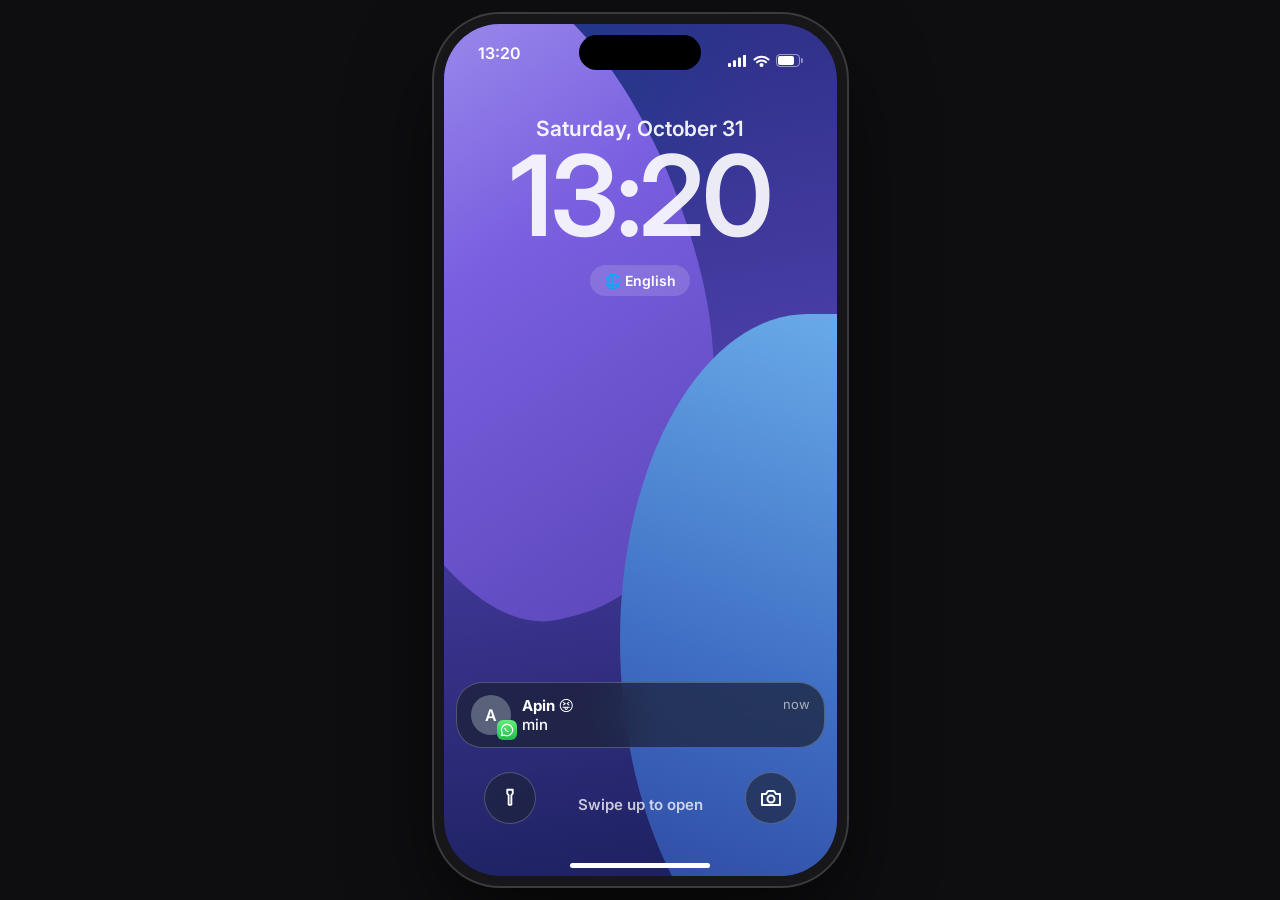
<file: index (1).html>
<!DOCTYPE html>
<html lang="id">
<head>
<meta charset="UTF-8">
<meta name="viewport" content="width=device-width, initial-scale=1, viewport-fit=cover">
<title>Peeking Phone AU</title>
<link rel="preconnect" href="https://fonts.googleapis.com">
<link href="https://fonts.googleapis.com/css2?family=Inter:wght@300;400;500;600;700&display=swap" rel="stylesheet">
<style>
*{box-sizing:border-box;margin:0;padding:0;-webkit-tap-highlight-color:transparent;user-select:none}
html,body{height:100%;overflow:hidden}
body{background:#0e0e10;display:flex;align-items:center;justify-content:center;font-family:Inter,-apple-system,"SF Pro Display",system-ui,sans-serif;color:#fff}
.phone{position:relative;flex:none;width:393px;height:852px;border-radius:56px;overflow:hidden;background:#000;box-shadow:0 0 0 10px #17171a,0 0 0 12px #3a3a3f,0 40px 90px #000a;transform-origin:center}
@media(max-width:480px){.phone{width:100vw;height:100dvh;border-radius:0;box-shadow:none;transform:none!important}}

/* wallpaper */
.wall{position:absolute;inset:0;background:radial-gradient(120% 70% at 10% 0%,#1d3a8a 0%,transparent 60%),linear-gradient(170deg,#2b2f86 0%,#4b3fa8 45%,#1a1f5c 100%);overflow:hidden}
.wall.photo::before,.wall.photo::after{display:none}
.ico img{width:100%;height:100%;border-radius:inherit;object-fit:cover}
.wall::before{content:"";position:absolute;left:-30%;top:-8%;width:95%;height:78%;border-radius:50% 55% 60% 45%/45% 60% 50% 55%;background:linear-gradient(160deg,#a99df0,#7a5fe0 45%,#5a46b8);transform:rotate(-14deg)}
.wall::after{content:"";position:absolute;right:-45%;top:34%;width:100%;height:80%;border-radius:55% 45% 40% 60%;background:linear-gradient(200deg,#6fb4ee,#3f6fc4 55%,#2a3c96)}

/* status bar + island */
.island{position:absolute;top:11px;left:50%;transform:translateX(-50%);width:122px;height:35px;background:#000;border-radius:20px;z-index:100}
.status{position:absolute;top:0;left:0;right:0;height:54px;padding:19px 34px 0;display:flex;justify-content:space-between;font-size:16px;font-weight:600;z-index:90;pointer-events:none}
.status .r{display:flex;gap:6px;align-items:center}
.homebar{position:absolute;bottom:8px;left:50%;transform:translateX(-50%);width:140px;height:5px;border-radius:3px;background:#fff;z-index:100;cursor:pointer}
.homebar::after{content:"";position:absolute;inset:-16px -12px}
.layer{position:absolute;inset:0}

/* lock screen */
.lock{text-align:center}
.lock .date{margin-top:92px;font-size:21px;font-weight:600;opacity:.92}
.lock .time{font-size:112px;font-weight:600;letter-spacing:-3px;line-height:1;margin-top:-2px;opacity:.9}
.pill{display:inline-flex;gap:6px;align-items:center;margin-top:14px;padding:7px 14px;border-radius:20px;background:#ffffff26;font-size:14px;font-weight:600;backdrop-filter:blur(10px)}
.lnotifs{position:absolute;left:12px;right:12px;bottom:128px;display:flex;flex-direction:column;gap:8px}
.notif{display:flex;gap:11px;align-items:center;text-align:left;padding:12px 14px;border-radius:26px;background:#1c2236b8;border:1px solid #ffffff38;backdrop-filter:blur(22px);cursor:pointer;color:#fff;width:100%;font:inherit;animation:drop .5s cubic-bezier(.2,.9,.3,1)}
@keyframes drop{from{transform:translateY(-14px) scale(.96);opacity:0}}
.av{position:relative;width:40px;height:40px;border-radius:50%;background:#59627a;display:grid;place-items:center;font-weight:600;flex:none}
.av img{width:100%;height:100%;border-radius:50%;object-fit:cover}
.av .mini{position:absolute;right:-6px;bottom:-5px;width:20px;height:20px;border-radius:6px;display:grid;place-items:center}
.mini svg{width:100%;height:100%}
.notif .t{flex:1;min-width:0}
.notif .row{display:flex;justify-content:space-between;font-size:15px;font-weight:600}
.notif .row span{font-weight:400;font-size:13px;opacity:.6}
.notif p{font-size:15px;font-weight:500;white-space:nowrap;overflow:hidden;text-overflow:ellipsis}
.circ{position:absolute;bottom:52px;width:52px;height:52px;border-radius:50%;background:#1c2236a0;border:1px solid #ffffff38;display:grid;place-items:center;backdrop-filter:blur(14px)}
.swipe{position:absolute;bottom:62px;left:0;right:0;font-size:15px;font-weight:600;opacity:.75;cursor:pointer}

/* passcode */
.pass{background:#0d1030aa;backdrop-filter:blur(26px);-webkit-backdrop-filter:blur(26px);text-align:center;animation:fade .3s}
@keyframes fade{from{opacity:0}}
.pass h2{margin-top:96px;font-size:21px;font-weight:600}
.pass .hint{margin-top:10px;font-size:15px;opacity:.7;min-height:20px}
.dots{display:flex;gap:22px;justify-content:center;margin:26px 0 38px}
.dots i{width:14px;height:14px;border-radius:50%;border:1.5px solid #fff}
.dots i.on{background:#fff}
.dots.shake{animation:sh .4s}
@keyframes sh{20%,60%{transform:translateX(-12px)}40%,80%{transform:translateX(12px)}}
.keys{display:grid;grid-template-columns:repeat(3,80px);gap:16px 26px;justify-content:center}
.keys button{height:80px;border-radius:50%;border:1px solid #ffffff2e;background:#ffffff1c;color:#fff;font:inherit;font-size:36px;font-weight:300;line-height:1;display:flex;flex-direction:column;align-items:center;justify-content:center;gap:3px;cursor:pointer;transition:background .12s;backdrop-filter:blur(8px)}
.keys button:active{background:#ffffff55}
.keys small{font-size:10px;font-weight:700;letter-spacing:2px;height:10px}
.keys .z{grid-column:2}
.pfoot{position:absolute;bottom:42px;left:0;right:0;display:flex;justify-content:space-between;padding:0 44px;font-size:17px;font-weight:500}
.pfoot button{background:none;border:0;color:#fff;font:inherit;cursor:pointer}

/* home */
.widgets{display:flex;gap:14px;padding:64px 22px 0}
.wg{flex:1;height:170px;border-radius:26px;padding:16px;backdrop-filter:blur(16px);position:relative}
.wg.cal{background:#1a1c24d9}
.wg.cal b{display:block;color:#ff453a;font-size:15px;font-weight:600}
.wg.cal span{font-size:62px;font-weight:300;line-height:1.05}
.wg.wx{background:linear-gradient(160deg,#6f87b9cc,#6a7fb4a6)}
.wg.wx .c{font-size:15px;font-weight:600}
.wg.wx .tp{font-size:46px;font-weight:300;margin-top:2px}
.wg.wx .d{position:absolute;left:16px;bottom:14px;font-size:14px;font-weight:600;line-height:1.35}
.wg.wx .d small{display:block;font-size:12.5px;font-weight:500}
.wg.wx svg{position:absolute;right:14px;top:12px}
.grid{display:grid;grid-template-columns:repeat(4,1fr);row-gap:19px;padding:24px 14px 0}
.app{display:flex;flex-direction:column;align-items:center;gap:6px;background:none;border:0;color:#fff;font:inherit;font-size:12px;font-weight:500;cursor:pointer}
.ico{position:relative;width:62px;height:62px;border-radius:15px;display:grid;place-items:center;overflow:visible;box-shadow:0 3px 8px #0003;transition:transform .1s}
.app:active .ico{transform:scale(.9)}
.ico>svg{width:100%;height:100%;border-radius:15px}
.ico .in{position:absolute;inset:0;border-radius:15px;overflow:hidden;display:grid;place-items:center}
.badge{position:absolute;top:-7px;right:-7px;min-width:24px;height:24px;padding:0 7px;border-radius:12px;background:#ff3b30;font-size:14px;font-weight:600;display:grid;place-items:center;z-index:2;box-shadow:0 1px 3px #0005}
.search{position:absolute;bottom:132px;left:50%;transform:translateX(-50%);display:flex;gap:6px;align-items:center;padding:8px 20px;border-radius:20px;background:#00000040;font-size:14px;font-weight:500;backdrop-filter:blur(10px)}
.dock{position:absolute;bottom:26px;left:12px;right:12px;height:94px;border-radius:34px;background:#ffffff2a;backdrop-filter:blur(26px);display:flex;justify-content:space-around;align-items:center;padding:0 6px}
.app em{font-style:normal}.dock .app em{display:none}

/* app placeholder */
.appscreen{display:flex;flex-direction:column;align-items:center;justify-content:center;gap:16px;text-align:center;animation:openApp .28s cubic-bezier(.2,.8,.3,1);z-index:50;padding:0 40px}
@keyframes openApp{from{transform:scale(.55);opacity:0;border-radius:40px}}
.appscreen h1{font-size:30px;font-weight:700}
.appscreen p{opacity:.65;font-size:15px;line-height:1.4}
.appscreen .ico{width:110px;height:110px;border-radius:26px}
.appscreen .ico>svg{border-radius:26px}
</style>
</head>
<body>
<div class="phone" id="phone">
  <div class="island"></div>
  <div class="status"><span id="clk"></span><span class="r" id="sig"></span></div>
  <div id="screen"></div>
  <div class="homebar" id="homebar"></div>
</div>

<script>
/* =========================================================
   1. PENGATURAN & CERITAMU — ubah bagian ini saja
   ========================================================= */
const STORY = {
  phone: {
    owner: "Alif",
    pin: "2003",                       // kode passcode
    hint: "alif's birthday",           // tulisan kecil di bawah "Enter Passcode" (kosongkan "" kalau tak mau)
    time: "13:20",                     // jam di HP. Tulis "auto" supaya ikut jam asli
    weekday: "Saturday", month: "October", day: 31,
    lang: "English",                   // tombol kecil di lock screen. Kosongkan "" untuk menyembunyikan
    battery: 80,                       // persen baterai (0-100)
    signal: 4,                         // kekuatan sinyal, 0 sampai 4 batang
    wifi: true,                        // true = ikon wifi tampil, false = hilang
  },

  // Wallpaper. Isi alamat gambar (misal "img/lock.jpg"). Kosongkan "" untuk wallpaper bawaan.
  wallpaper: { lock: "", home: "" },

  // Ganti ikon aplikasi dengan gambarmu sendiri, per aplikasi. Contoh:
  // iconImages: { wa: "img/wa.png", x: "img/x.png" }
  iconImages: {},

  weather: { city: "Yogyakarta", temp: 26, desc: "Hujan ringan", high: 29, low: 22 },

  // Notifikasi yang tampil di layar kunci.
  // photo: isi alamat gambar ("img/apin.jpg") kalau punya foto. Kalau kosong, pakai huruf 'initial'.
  lockNotifs: [
    { app: "wa", name: "Apin 😝", text: "min", time: "now", initial: "A", photo: "" },
  ],

  // Angka merah di pojok ikon
  badges: { mail: 1, wa: 3 },

  // Daftar aplikasi (id dipakai di 'home' dan 'dock'). Nama boleh diganti.
  apps: {
    mail: "Mail", photos: "Photos", weather: "Weather", calendar: "Calendar",
    notes: "Notes", maps: "Maps", x: "X", settings: "Settings",
    camera: "Camera", clock: "Clock", facebook: "Facebook", instagram: "Instagram",
    phone: "Phone", safari: "Safari", wa: "WhatsApp", spotify: "Spotify",
  },
  home: ["mail","photos","weather","calendar","notes","maps","x","settings","camera","clock","facebook","instagram"],
  dock: ["phone","safari","wa","spotify"],
};

/* =========================================================
   2. MESIN — bagian di bawah ini tidak perlu disentuh
   ========================================================= */
const $ = (s, e = document) => e.querySelector(s);
const screenEl = $("#screen");
const S = { mode: "lock", pin: "", pending: null };
const P = STORY.phone;

// ---------- Ikon aplikasi (digambar dengan SVG, tanpa file gambar) ----------
const petals = [...Array(8)].map((_, i) => `<ellipse cx="30" cy="19" rx="5.5" ry="10" fill="#fff" fill-opacity=".85" transform="rotate(${i * 45} 30 30)"/>`).join("");
const hand = `<path d="M21 14c-2 0-4 2-4 5 0 9 11 22 22 22 3 0 5-2 5-4l-5-4-3 2.5c-4-1.5-8-6-9.5-10l2.5-3z" fill="#fff"/>`;
const ICONS = {
  mail:      ["linear-gradient(#4aa8ff,#1c63ee)", `<rect x="11" y="17" width="38" height="27" rx="4.5" fill="#fff"/><path d="M12 20l18 14 18-14" fill="none" stroke="#2a7cf6" stroke-width="2.6"/>`],
  photos:    ["linear-gradient(#e6f4ff,#a8d4ff)", petals + `<circle cx="30" cy="30" r="6" fill="#ffc933"/>`],
  weather:   ["linear-gradient(#58adff,#2a6ee0)", `<circle cx="24" cy="23" r="9.5" fill="#ffd23f"/><path d="M19 44a8.5 8.5 0 0 1 2-16.5 12 12 0 0 1 23 3.5 7.5 7.5 0 0 1-1 13z" fill="#fff"/>`],
  calendar:  ["#fff", ""],
  notes:     ["#fff", `<rect width="60" height="15" fill="#ffd60a"/><path d="M9 28h42M9 37h42M9 46h42" stroke="#dcdce1" stroke-width="2"/>`],
  maps:      ["#e9f2df", `<path d="M-4 52L30 8l36 14" stroke="#fff" stroke-width="8" fill="none"/><path d="M6 64L24 -4" stroke="#ffd45c" stroke-width="7"/><path d="M40 17c-6.500 0-10 4.500-10 9.500C30 35 40 44 40 44s10-9 10-17.500c0-5-3.500-9.500-10-9.500z" fill="#ff3b30"/><circle cx="40" cy="26.500" r="3.800" fill="#fff"/>`],
  x:         ["#000", `<path d="M17 15L43 45M43 15L17 45" stroke="#fff" stroke-width="4.200" stroke-linecap="round"/>`],
  settings:  ["linear-gradient(#a9a9ae,#6e6e73)", `<circle cx="30" cy="30" r="15.500" fill="none" stroke="#ececf0" stroke-width="7.500" stroke-dasharray="6.080 6.080"/><circle cx="30" cy="30" r="11" fill="#ececf0"/><circle cx="30" cy="30" r="5" fill="#85858b"/>`],
  camera:    ["linear-gradient(#dcdce0,#a9a9ae)", `<rect x="9" y="19" width="42" height="27" rx="6" fill="#3b3b40"/><rect x="37" y="15" width="9" height="6" rx="2" fill="#3b3b40"/><circle cx="30" cy="32.500" r="9.500" fill="#9bb3c9" stroke="#1c1c1e" stroke-width="3"/>`],
  clock:     ["#000", `<circle cx="30" cy="30" r="23" fill="#fff"/><path d="M30 30V14M30 30l10 6" stroke="#111" stroke-width="3.200" stroke-linecap="round"/><path d="M30 30l-7 11" stroke="#ff9f0a" stroke-width="1.600"/>`],
  facebook:  ["linear-gradient(#2a8bff,#1665e8)", `<path d="M33.500 51V34h6l1-7h-7v-4c0-2 1-3 3.200-3h4V14h-6c-6.500 0-9 4-9 8.500V27h-6v7h6v17z" fill="#fff"/>`],
  instagram: ["radial-gradient(circle at 30% 105%,#fdf497 0%,#fd5949 42%,#d6249f 62%,#285aeb 92%)", `<rect x="14" y="14" width="32" height="32" rx="10" fill="none" stroke="#fff" stroke-width="3.500"/><circle cx="30" cy="30" r="7.500" fill="none" stroke="#fff" stroke-width="3.500"/><circle cx="40" cy="20" r="2.200" fill="#fff"/>`],
  phone:     ["linear-gradient(#62e676,#1fb23c)", hand],
  safari:    ["#fff", `<circle cx="30" cy="30" r="22" fill="#2d8cff"/><path d="M40 20L34 34 20 40 26 26z" fill="#fff"/><path d="M40 20L34 34 26 26z" fill="#ff3b30"/>`],
  wa:        ["linear-gradient(#60f07c,#1fbc45)", `<path d="M30 13a17 17 0 0 0-14.500 25.700L13 47l8.600-2.300A17 17 0 1 0 30 13z" fill="none" stroke="#fff" stroke-width="3.600" stroke-linejoin="round"/><path d="M24 23c-1.200 0-2.200 1.500-1.700 3.500 1.500 5 6 8.500 10 9.500 2 .5 3.600-1 3.600-2l-3-2-1.500 1.200c-2-.8-4-2.800-4.800-4.800l1.300-1.500z" fill="#fff"/>`],
  spotify:   ["#191414", `<circle cx="30" cy="30" r="19.500" fill="#1ed760"/><path d="M19.500 25c7.500-2.200 16-1.200 22 3M21 32c6-1.600 12-1 17.500 2M22.500 38.500c5-1 9.500-.7 13.500 1.600" stroke="#191414" stroke-width="3.200" fill="none" stroke-linecap="round"/>`],
};
function icon(id) {
  const img = STORY.iconImages && STORY.iconImages[id];
  if (img) return `<span class="ico" style="background:#222"><img src="${img}" alt=""></span>`;
  const [bg, svg] = ICONS[id] || ["#555", ""];
  const inner = id === "calendar"
    ? `<div class="in" style="flex-direction:column;color:#111"><small style="color:#ff3b30;font-size:9.500px;font-weight:600;margin-top:5px">${P.weekday}</small><b style="font-size:33px;font-weight:300;line-height:1">${P.day}</b></div>`
    : `<svg viewBox="0 0 60 60">${svg}</svg>`;
  return `<span class="ico" style="background:${bg}">${inner}</span>`;
}

// ---------- Hal kecil: jam, sinyal, baterai ----------
const getTime = () => P.time === "auto" ? new Date().toLocaleTimeString("en-GB", { hour: "2-digit", minute: "2-digit" }) : P.time;
function drawStatus() {
  $("#clk").textContent = getTime();
  const bars = [0, 1, 2, 3].map(i => `<rect x="${i * 5}" y="${8 - i * 2.7}" width="3" height="${4 + i * 2.7}" rx="1" fill-opacity="${i < P.signal ? 1 : .3}"/>`).join("");
  const wifi = P.wifi === false ? "" : `<svg width="17" height="12" viewBox="0 0 17 12" fill="none" stroke="#fff" stroke-width="2" stroke-linecap="round"><path d="M1.5 4.5a10 10 0 0 1 14 0M4 7.3a6.5 6.5 0 0 1 9 0"/><circle cx="8.5" cy="10" r="1" fill="#fff"/></svg>`;
  $("#sig").innerHTML =
    `<svg width="19" height="12" viewBox="0 0 19 12" fill="#fff">${bars}</svg>` + wifi +
    `<svg width="27" height="13" viewBox="0 0 27 13"><rect x=".5" y=".5" width="23" height="12" rx="3.5" fill="none" stroke="#fff" stroke-opacity=".5"/><rect x="2" y="2" width="${Math.max(1, P.battery / 100 * 20)}" height="9" rx="2" fill="#fff"/><rect x="25" y="4" width="1.8" height="5" rx=".9" fill="#fff" fill-opacity=".5"/></svg>`;
}

function wall(kind) {
  const u = STORY.wallpaper && STORY.wallpaper[kind];
  return u ? `<div class="layer wall photo" style="background:#000 url('${u}') center/cover no-repeat"></div>` : `<div class="layer wall"></div>`;
}

// ---------- Layar kunci ----------
function showLock() {
  S.mode = "lock"; S.pin = "";
  const n = STORY.lockNotifs.map((n, i) => {
    const av = n.photo ? `<img src="${n.photo}" alt="">` : n.initial;
    return `<button class="notif" data-i="${i}"><span class="av">${av}<span class="mini" style="background:${ICONS[n.app]?.[0] || "#555"}"><svg viewBox="0 0 60 60">${ICONS[n.app]?.[1] || ""}</svg></span></span>
      <span class="t"><span class="row"><b>${n.name}</b><span>${n.time}</span></span><p>${n.text}</p></span></button>`;
  }).join("");
  screenEl.innerHTML = `${wall("lock")}
  <div class="layer lock" id="lock">
    <div class="date">${P.weekday}, ${P.month} ${P.day}</div>
    <div class="time">${getTime()}</div>
    ${P.lang ? `<div class="pill">🌐 ${P.lang}</div>` : ""}
    <div class="lnotifs">${n}</div>
    <div class="circ" style="left:40px"><svg width="22" height="22" viewBox="0 0 24 24" fill="none" stroke="#fff" stroke-width="2" stroke-linecap="round" stroke-linejoin="round"><path d="M9 3h6v4l-1.500 2v10a2.500 2.500 0 0 1-3 0V9L9 7z"/></svg></div>
    <div class="circ" style="right:40px"><svg width="24" height="24" viewBox="0 0 24 24" fill="none" stroke="#fff" stroke-width="2" stroke-linecap="round" stroke-linejoin="round"><path d="M3 8h4l2-3h6l2 3h4v11H3z"/><circle cx="12" cy="13" r="3.500"/></svg></div>
    <div class="swipe" id="swipe">Swipe up to open</div></div>`;
  const lock = $("#lock");
  let y0 = null;
  lock.onpointerdown = e => y0 = e.clientY;
  lock.onpointerup = e => { if (y0 !== null && y0 - e.clientY > 50) showPass(); y0 = null; };
  $("#swipe").onclick = () => showPass();
  lock.querySelectorAll(".notif").forEach(b => b.onclick = ev => { ev.stopPropagation(); S.pending = STORY.lockNotifs[b.dataset.i].app; showPass(); });
}

// ---------- Passcode ----------
const LETTERS = { 2: "ABC", 3: "DEF", 4: "GHI", 5: "JKL", 6: "MNO", 7: "PQRS", 8: "TUV", 9: "WXYZ" };
function showPass() {
  S.mode = "pass"; S.pin = "";
  const old = $("#passlayer"); if (old) old.remove();
  const el = document.createElement("div");
  el.className = "layer pass"; el.id = "passlayer";
  el.innerHTML = `<h2>Enter Passcode</h2><div class="hint">${P.hint || ""}</div>
    <div class="dots" id="dots">${[0,1,2,3].map(() => "<i></i>").join("")}</div>
    <div class="keys">${[1,2,3,4,5,6,7,8,9,0].map(k => `<button data-k="${k}" class="${k === 0 ? "z" : ""}">${k}<small>${LETTERS[k] || ""}</small></button>`).join("")}</div>
    <div class="pfoot"><button>Emergency</button><button id="cancel">Cancel</button></div>`;
  screenEl.append(el);
  el.querySelectorAll("[data-k]").forEach(b => b.onclick = () => press(b.dataset.k));
  $("#cancel").onclick = () => S.pin ? press("del") : showLock();
}
function press(k) {
  if (k === "del") S.pin = S.pin.slice(0, -1); else if (S.pin.length < 4) S.pin += k;
  [...$("#dots").children].forEach((d, i) => d.classList.toggle("on", i < S.pin.length));
  $("#cancel").textContent = S.pin ? "Delete" : "Cancel";
  if (S.pin.length < 4) return;
  setTimeout(() => {
    if (S.pin === P.pin) { const p = S.pending; S.pending = null; showHome(); if (p) openApp(p); }
    else { S.pin = ""; const d = $("#dots"); [...d.children].forEach(x => x.classList.remove("on")); d.classList.remove("shake"); void d.offsetWidth; d.classList.add("shake"); $("#cancel").textContent = "Cancel"; }
  }, 160);
}
document.addEventListener("keydown", e => {
  if (S.mode !== "pass") return;
  if (/^\d$/.test(e.key)) press(e.key); else if (e.key === "Backspace") press("del");
});

// ---------- Home screen ----------
function showHome() {
  S.mode = "home";
  const W = STORY.weather, b = STORY.badges;
  const app = id => `<button class="app" data-id="${id}">${b[id] ? `<span style="position:relative;display:block">` : ""}${icon(id).replace("</span>", b[id] ? `<span class="badge">${b[id]}</span></span>` : "</span>")}${b[id] ? "</span>" : ""}<em>${STORY.apps[id]}</em></button>`;
  screenEl.innerHTML = `${wall("home")}<div class="layer" id="home">
    <div class="widgets">
      <div class="wg cal"><b>${P.weekday}</b><span>${P.day}</span></div>
      <div class="wg wx"><div class="c">${W.city} ➚</div><div class="tp">${W.temp}°</div>
        <svg width="22" height="16" viewBox="0 0 22 16"><path d="M5 15a4.500 4.500 0 0 1 .5-9 6 6 0 0 1 11.500 1.500A3.800 3.800 0 0 1 17 15z" fill="#fff"/></svg>
        <div class="d">${W.desc}<small>H:${W.high}° L:${W.low}°</small></div></div>
    </div>
    <div class="grid">${STORY.home.map(app).join("")}</div>
    <div class="search"><svg width="13" height="13" viewBox="0 0 24 24" fill="none" stroke="#fff" stroke-width="3" stroke-linecap="round"><circle cx="10" cy="10" r="7"/><path d="M21 21l-6-6"/></svg>Search</div>
    <div class="dock">${STORY.dock.map(app).join("")}</div></div>`;
  screenEl.querySelectorAll(".app").forEach(b => b.onclick = () => openApp(b.dataset.id));
}

// ---------- Membuka aplikasi ----------
// Isi aplikasi masih kosong. Nanti tiap aplikasi bisa punya tampilan sendiri lewat APP_SCREENS.
const APP_SCREENS = {};   // contoh nanti: APP_SCREENS.wa = el => { el.innerHTML = "..." }
function openApp(id) {
  S.mode = "app";
  const el = document.createElement("div");
  el.className = "layer appscreen"; el.id = "applayer";
  el.style.background = "linear-gradient(#17171c,#0c0c10)";
  if (APP_SCREENS[id]) APP_SCREENS[id](el);
  else el.innerHTML = `${icon(id)}<h1>${STORY.apps[id]}</h1><p>Isi aplikasi ini belum dibuat.<br>Tekan garis di bawah untuk kembali.</p>`;
  screenEl.append(el);
}

// Garis di bawah layar (home indicator)
$("#homebar").onclick = () => {
  if (S.mode === "lock") showPass();
  else if (S.mode === "app") { const a = $("#applayer"); if (a) a.remove(); S.mode = "home"; }
};

// ---------- Skala layar supaya muat di laptop ----------
function fit() {
  const p = $("#phone");
  if (innerWidth <= 480) return p.style.transform = "none";
  p.style.transform = `scale(${Math.min(1, (innerHeight - 40) / 852, (innerWidth - 40) / 393)})`;
}
addEventListener("resize", fit); fit();

drawStatus();
setInterval(drawStatus, 20000);
showLock();
</script>
</body>
</html>
</file>
